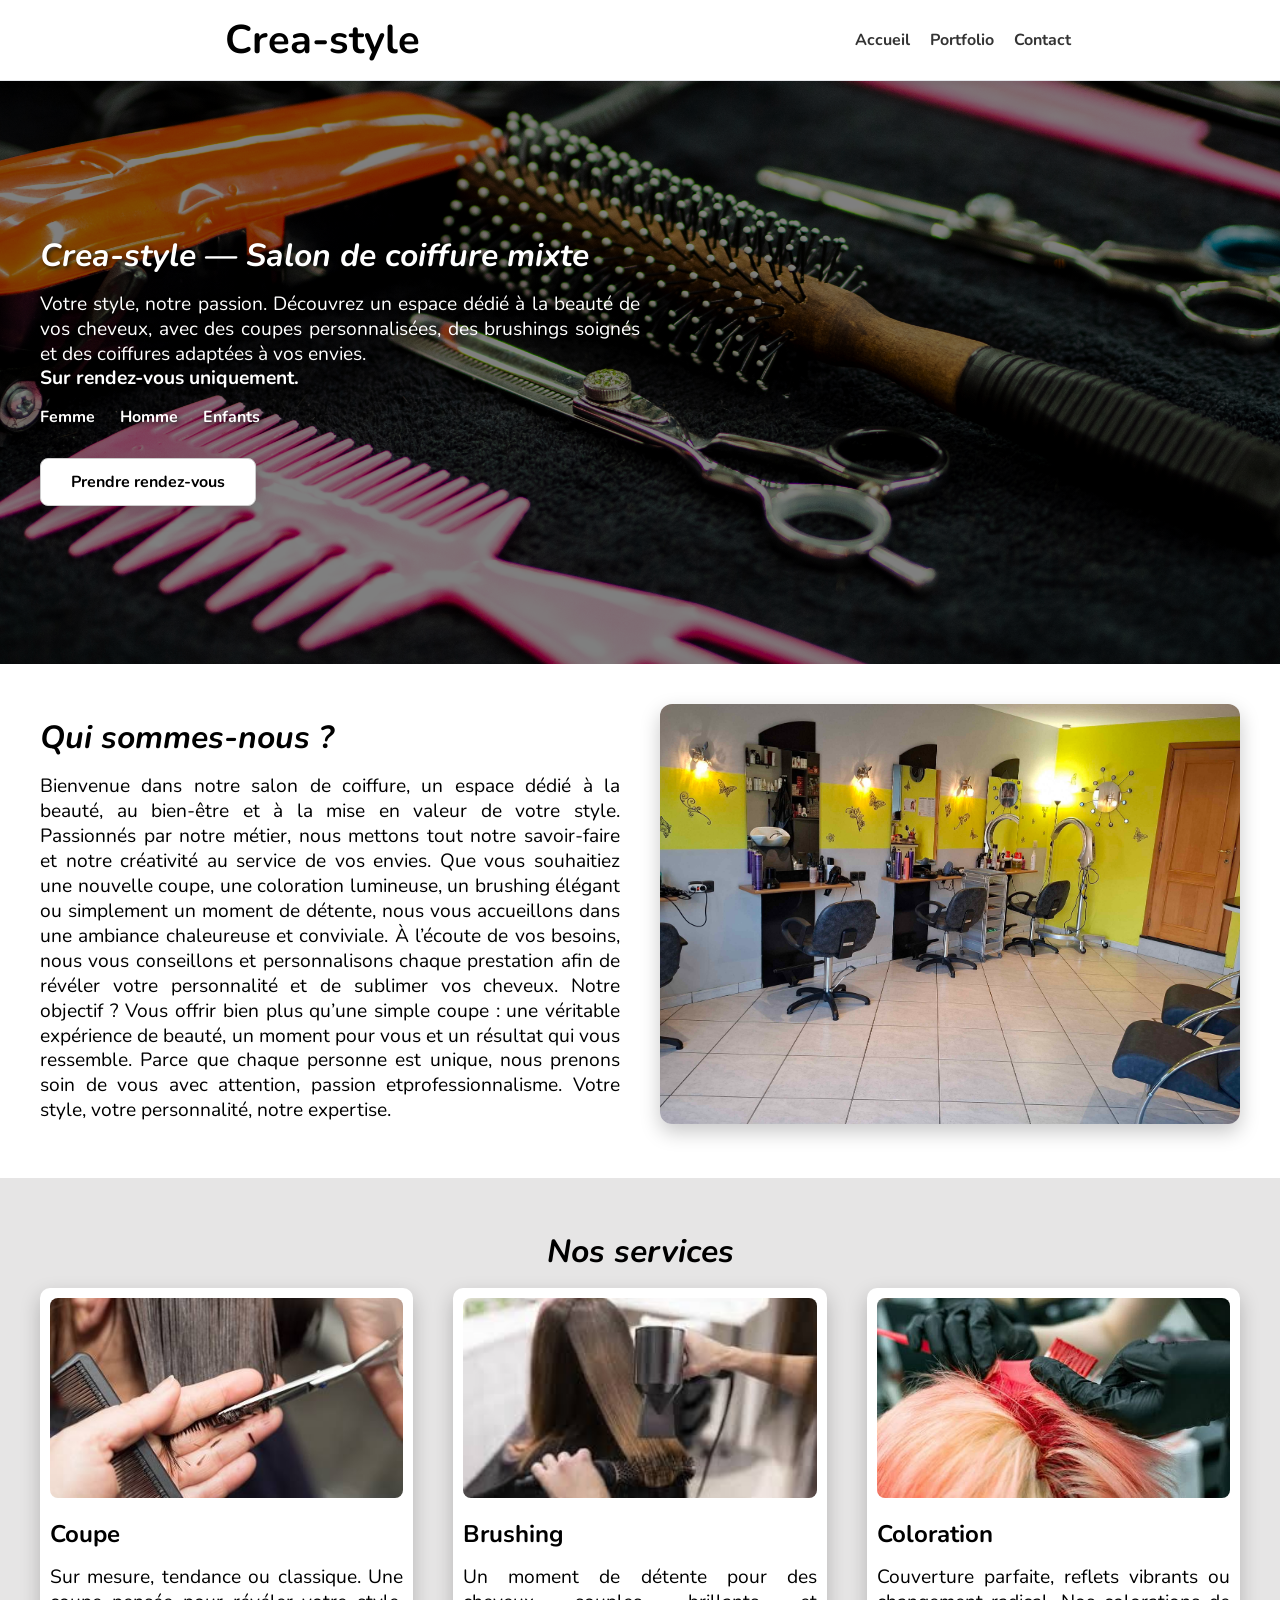
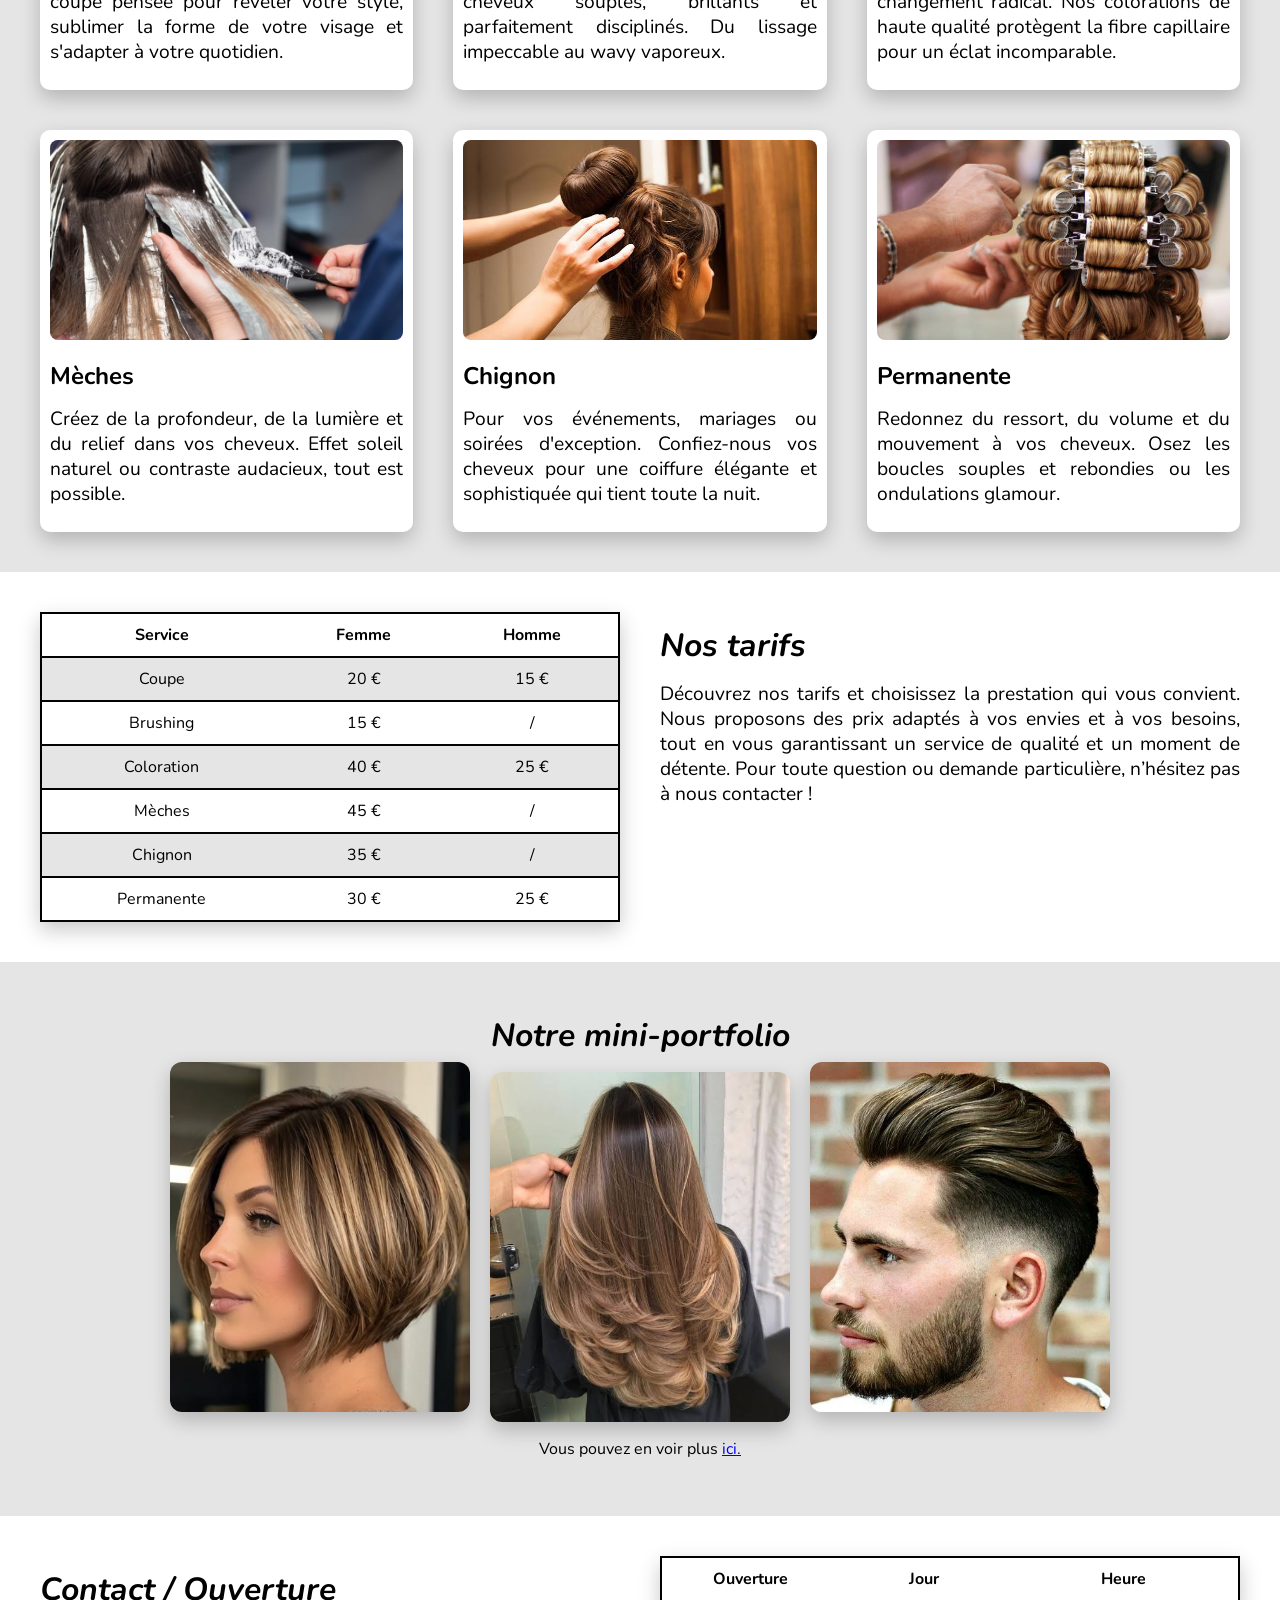
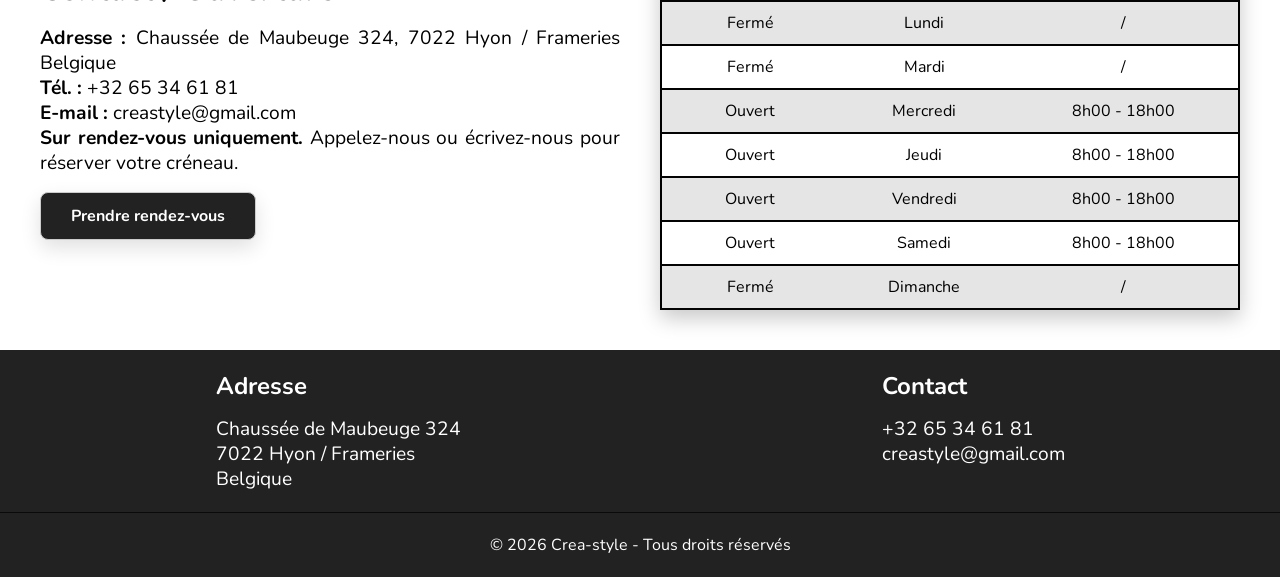
<file: index.html>
<!DOCTYPE html>
<html lang="fr">

<head>
    <meta charset="UTF-8">
    <meta name="viewport" content="width=device-width, initial-scale=1.0">
    <title>Accueil – Crea-style</title>
    <link rel="stylesheet" href="style.css">
    <link rel="preconnect" href="https://fonts.googleapis.com">
    <link rel="preconnect" href="https://fonts.gstatic.com" crossorigin>
    <link href="https://fonts.googleapis.com/css2?family=Nunito:ital,wght@0,200..1000;1,200..1000&display=swap"rel="stylesheet">
</head>

<body>
    <div class="conteneur-page">
        <header>
            <div>
                <h1>Crea-style</h1>
            </div>
            <nav>
                <ul>
                    <li class="btn-deroulant"><a href="index.html">Accueil</a>
                        <ul class="sous-menu">
                            <li><a href="#presentation">Qui sommes-nous ?</a></li>
                            <li><a href="#service">Nos services</a></li>
                            <li><a href="#tarif">Nos tarifs</a></li>
                            <li><a href="#mini-portfolio">Notre mini-portfolio</a></li>
                            <li><a href="#contact-ouverture">Contact / Ouverture</a></li>
                        </ul>
                    </li>
                    <li><a href="Portfolio.html">Portfolio</a></li>
                    <li><a href="contact.html">Contact</a></li>
                </ul>
            </nav>
        </header>
        <main>
            <section class="section-accueil">
                <div class="conteneur-large">
                    <div class="contenu-accueil">
                        <h2>Crea-style — Salon de coiffure mixte</h2>
                        <p class="style-texte">Votre style, notre passion.
                            Découvrez un espace dédié à la beauté de vos cheveux, avec des coupes personnalisées, des
                            brushings soignés et des coiffures adaptées à vos envies.
                            <br><strong>Sur rendez-vous uniquement.</strong>
                        </p>
                        <ul>
                            <li>Femme</li>
                            <li>Homme</li>
                            <li>Enfants</li>
                        </ul>
                        <a href="contact.html" class="btn btn-clair">Prendre rendez-vous</a>
                    </div>
                </div>
            </section>
            <section>
                <div class="conteneur-large grille-2-colonnes">
                    <div>
                        <h2 id="presentation">Qui sommes-nous ?</h2>
                        <p class="style-texte">
                            Bienvenue dans notre salon de coiffure, un espace dédié à la beauté, au bien-être et à la
                            mise en valeur de votre style. Passionnés par notre métier, nous mettons tout notre
                            savoir-faire et notre créativité au service de vos envies. Que vous souhaitiez une nouvelle
                            coupe, une coloration lumineuse, un brushing élégant ou simplement un moment de détente,
                            nous vous accueillons dans une ambiance chaleureuse et conviviale. À l’écoute de vos besoins,
                            nous vous conseillons et personnalisons chaque prestation afin de révéler
                            votre personnalité et de sublimer vos cheveux. Notre objectif ? Vous offrir bien
                            plus qu’une simple coupe : une véritable expérience de beauté, un
                            moment pour vous et un résultat qui vous ressemble. Parce que chaque personne est
                            unique, nous prenons soin de vous avec attention, passion etprofessionnalisme.
                            Votre style, votre personnalité, notre expertise.</p>
                    </div>
                    <div>
                        <img class="image-presentation" src="./images/salon-2.jpg" alt="Intérieur du salon Crea-style">
                    </div>
                </div>
            </section>
            <section class="section-service fond-gris">
                <h2 id="service">Nos services</h2>
                <div class="conteneur-large grille-services">
                    <div class="carte-service">
                        <img class="image-service" src="images/service-coupe.jpg"
                            alt="Coiffeur en train de couper les cheveux d'une cliente">
                        <h3>Coupe</h3>
                        <p class="style-texte">Sur mesure, tendance ou classique. Une coupe pensée pour révéler votre
                            style, sublimer la forme de votre visage et s'adapter à votre quotidien.</p>
                    </div>
                    <div class="carte-service">
                        <img class="image-service" src="images/service-brunshing.jpg"
                            alt="Brushing d'une chevelure souple et brillante">
                        <h3>Brushing</h3>
                        <p class="style-texte">Un moment de détente pour des cheveux souples, brillants et parfaitement
                            disciplinés. Du lissage impeccable au wavy vaporeux.</p>
                    </div>
                    <div class="carte-service">
                        <img class="image-service" src="images/service-coloration.jpg"
                            alt="Application d'une coloration sur les cheveux">
                        <h3>Coloration</h3>
                        <p class="style-texte">Couverture parfaite, reflets vibrants ou changement radical. Nos
                            colorations de haute qualité protègent la fibre capillaire pour un éclat incomparable.</p>
                    </div>
                    <div class="carte-service">
                        <img class="image-service" src="images/service-meche.jpg" alt="Cheveux avec des mèches claires">
                        <h3>Mèches</h3>
                        <p class="style-texte">Créez de la profondeur, de la lumière et du relief dans vos cheveux.
                            Effet soleil naturel ou contraste audacieux, tout est possible.</p>
                    </div>
                    <div class="carte-service">
                        <img class="image-service" src="images/service-chignon.jpg"
                            alt="Chignon élégant réalisé pour un événement">
                        <h3>Chignon</h3>
                        <p class="style-texte">Pour vos événements, mariages ou soirées d'exception. Confiez-nous vos
                            cheveux pour une coiffure élégante et sophistiquée qui tient toute la nuit.</p>
                    </div>
                    <div class="carte-service">
                        <img class="image-service" src="images/service-permanante.jpg"
                            alt="Cheveux bouclés après une permanente">
                        <h3>Permanente</h3>
                        <p class="style-texte">Redonnez du ressort, du volume et du mouvement à vos cheveux. Osez les
                            boucles souples et rebondies ou les ondulations glamour.</p>
                    </div>
                </div>
            </section>
            <section>
                <div class="conteneur-large grille-2-colonnes">
                    <div class="colonne-droite">
                        <h2 id="tarif">Nos tarifs</h2>
                        <p class="style-texte">Découvrez nos tarifs et choisissez la prestation qui vous convient.
                            Nous
                            proposons des prix
                            adaptés à
                            vos envies et à vos besoins, tout en vous garantissant un service de qualité et un
                            moment de
                            détente. Pour toute question ou demande particulière, n’hésitez pas à nous contacter !
                        </p>
                    </div>
                    <table class="colonne-gauche">
                        <thead>
                            <tr>
                                <th>Service</th>
                                <th>Femme</th>
                                <th>Homme</th>
                            </tr>
                        </thead>
                        <tbody>
                            <tr class="fond-gris">
                                <td>Coupe</td>
                                <td>20 €</td>
                                <td>15 €</td>
                            </tr>
                            <tr>
                                <td>Brushing</td>
                                <td>15 €</td>
                                <td>/</td>
                            </tr>
                            <tr class="fond-gris">
                                <td>Coloration</td>
                                <td>40 €</td>
                                <td>25 €</td>
                            </tr>
                            <tr>
                                <td>Mèches</td>
                                <td>45 €</td>
                                <td>/</td>
                            </tr>
                            <tr class="fond-gris">
                                <td>Chignon</td>
                                <td>35 €</td>
                                <td>/</td>
                            </tr>
                            <tr>
                                <td>Permanente</td>
                                <td>30 €</td>
                                <td>25 €</td>
                            </tr>
                        </tbody>
                    </table>
                </div>
            </section>
            <section class="fond-gris section-mini-portfolio">
                <h2 id="mini-portfolio">Notre mini-portfolio</h2>
                <div class="conteneur-large galerie-mini-portfolio">
                    <a href="images/mini-coupe-1.jpg"><img class="position-mini-portfolio-img image-decalee"
                            src="images/mini-coupe-1.jpg" alt="Coupe réalisée au salon Crea-style, exemple 1"></a>
                    <a href="images/mini-coupe-2.jpg"><img class="position-mini-portfolio-img"
                            src="images/mini-coupe-2.jpg" alt="Coupe réalisée au salon Crea-style, exemple 2"></a>
                    <a href="images/mini-coupe-3.jpg"><img class="position-mini-portfolio-img  image-decalee"
                            src="images/mini-coupe-3.jpg" alt="Coupe réalisée au salon Crea-style, exemple 3"></a>
                </div>
                <p>Vous pouvez en voir plus <a href="Portfolio.html">ici.</a></p>
            </section>
            <section>
                <div class="conteneur-large grille-2-colonnes">
                    <div>
                        <div>
                            <h2 id="contact-ouverture">Contact / Ouverture</h2>
                            <p class="style-texte">
                                <span>Adresse :</span> Chaussée de Maubeuge 324, 7022 Hyon / Frameries Belgique
                                <br>
                                <span>Tél. :</span> +32 65 34 61 81
                                <br>
                                <span>E-mail :</span> creastyle@gmail.com
                                <br>
                                <strong>Sur rendez-vous uniquement.</strong> Appelez-nous ou
                                écrivez-nous pour réserver votre créneau.
                            </p>
                            </p>

                        </div>
                        <div>
                            <a class="btn btn-sombre" href="contact.html">Prendre rendez-vous</a>
                        </div>
                    </div>
                    <table>
                        <thead>
                            <tr>
                                <th>Ouverture</th>
                                <th>Jour</th>
                                <th>Heure</th>
                            </tr>
                        </thead>
                        <tbody>
                            <tr class="fond-gris">
                                <td>Fermé</td>
                                <td>Lundi</td>
                                <td>/</td>
                            </tr>
                            <tr>
                                <td>Fermé</td>
                                <td>Mardi</td>
                                <td>/</td>
                            </tr>
                            <tr class="fond-gris">
                                <td>Ouvert</td>
                                <td>Mercredi</td>
                                <td>8h00 - 18h00</td>
                            </tr>
                            <tr>
                                <td>Ouvert</td>
                                <td>Jeudi</td>
                                <td>8h00 - 18h00</td>
                            </tr>
                            <tr class="fond-gris">
                                <td>Ouvert</td>
                                <td>Vendredi</td>
                                <td>8h00 - 18h00</td>
                            </tr>
                            <tr>
                                <td>Ouvert</td>
                                <td>Samedi</td>
                                <td>8h00 - 18h00</td>
                            </tr>
                            <tr class="fond-gris">
                                <td>Fermé</td>
                                <td>Dimanche</td>
                                <td>/</td>
                            </tr>
                        </tbody>
                    </table>
                </div>
            </section>
        </main>
        <footer>
            <div class="footer-top ">
                <div>
                    <h3>Adresse</h3>
                    <p class="style-texte">Chaussée de Maubeuge 324
                        <br>
                        7022 Hyon / Frameries
                        <br>
                        Belgique
                    </p>
                </div>
                <div>
                    <h3>Contact</h3>
                    <p class="style-texte">+32 65 34 61 81
                        <br>
                        creastyle@gmail.com
                    </p>
                </div>
            </div>
            <div class="footer-bas">
                <p>&copy; 2026 Crea-style - Tous droits réservés</p>
            </div>
        </footer>
    </div>
</body>

</html>
</file>
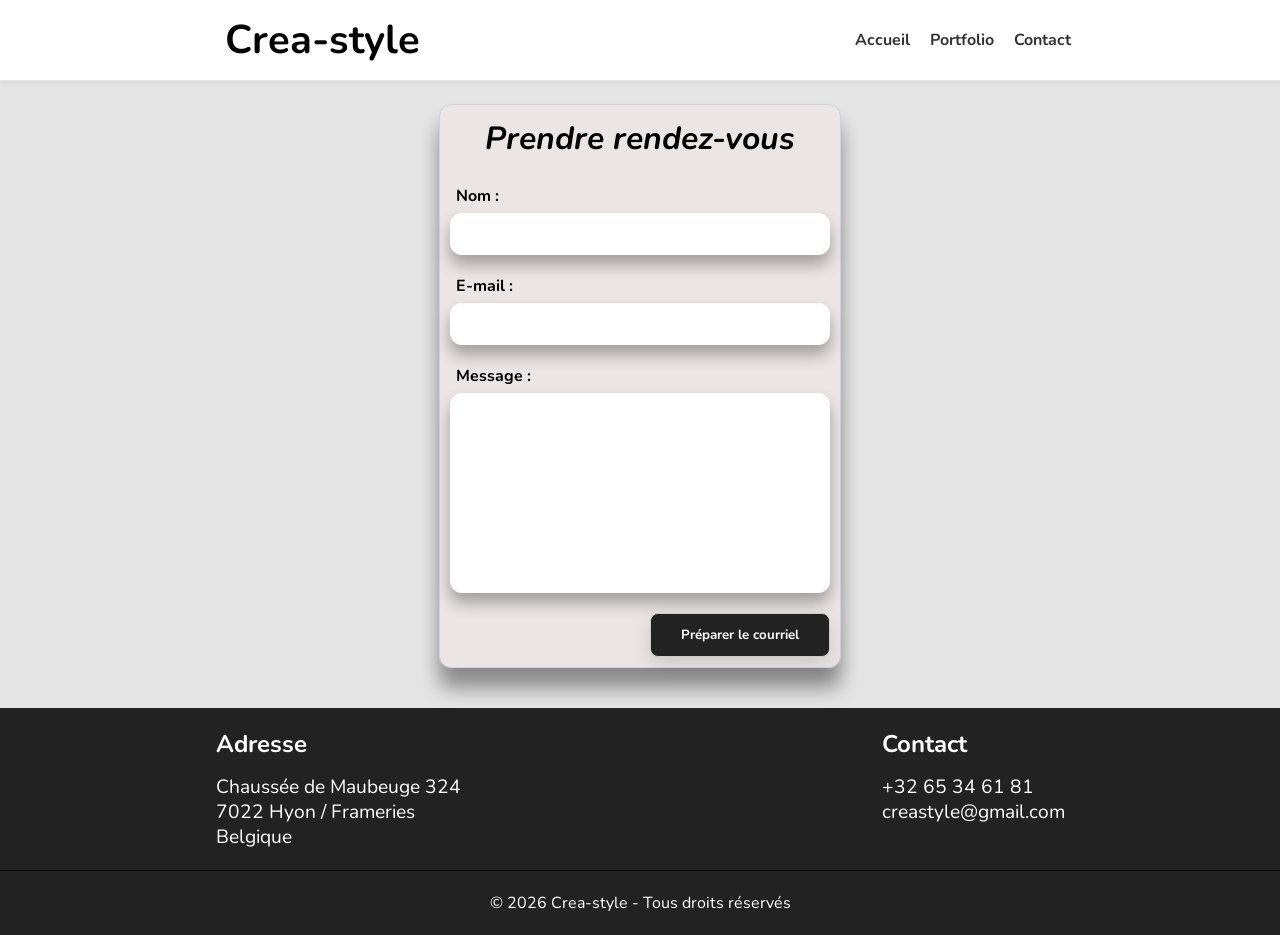
<file: contact.html>
<!DOCTYPE html>
<html lang="fr">

<head>
    <meta charset="UTF-8">
    <meta name="viewport" content="width=device-width, initial-scale=1.0">
    <title>Contact – Crea-style</title>
    <link rel="stylesheet" href="style.css">
    <link rel="preconnect" href="https://fonts.googleapis.com">
    <link rel="preconnect" href="https://fonts.gstatic.com" crossorigin>
    <link
        href="https://fonts.googleapis.com/css2?family=Exile&family=Faustina:ital,wght@0,300..800;1,300..800&family=Nunito:ital,wght@0,200..1000;1,200..1000&family=Redaction+10:ital,wght@0,400;0,700;1,400&display=swap"
        rel="stylesheet">
</head>

<body>
    <div class="conteneur-page">
        <header>
            <div>
                <h1>Crea-style</h1>
            </div>
            <nav>
                <ul>
                    <li class="btn-deroulant"><a href="index.html">Accueil</a>
                        <ul class="sous-menu">
                            <li><a href="index.html#presentation">Qui sommes-nous ?</a></li>
                            <li><a href="index.html#service">Nos services</a></li>
                            <li><a href="index.html#tarif">Nos tarifs</a></li>
                            <li><a href="index.html#mini-portfolio">Notre mini-portfolio</a></li>
                            <li><a href="index.html#contact-ouverture">Contact / Ouverture</a></li>
                        </ul>
                    </li>
                    <li><a href="Portfolio.html">Portfolio</a></li>
                    <li><a href="contact.html">Contact</a></li>
                </ul>
            </nav>
        </header>

        <main>
            <section class="section-formulaire fond-gris">
                <div class="boite-formulaire ">
                    <h2>Prendre rendez-vous</h2>
                    <form action="" method="get" id="formulaire-contact">

                        <div class="groupe-formulaire">
                            <label class="label-formulaire" for="nom">Nom :</label>
                            <input class="champ-formulaire" type="text" id="nom" name="nom" required>
                        </div>

                        <div class="groupe-formulaire">
                            <label class="label-formulaire" for="email">E-mail :</label>
                            <input class="champ-formulaire" type="email" id="email" name="email" required>
                        </div>

                        <div class="groupe-formulaire">
                            <label class="label-formulaire" for="message">Message :</label>
                            <textarea id="message" name="message" required></textarea>
                        </div>

                        <div class="zone-bouton-formulaire">
                            <button class="btn btn-sombre" type="submit">Préparer le courriel</button>
                        </div>

                    </form>
                </div>
            </section>
        </main>
        <footer>
            <div class="footer-top ">
                <div>
                    <h3>Adresse</h3>
                    <p class="style-texte">Chaussée de Maubeuge 324
                        <br>
                        7022 Hyon / Frameries 
                        <br>
                        Belgique
                    </p>
                </div>
                <div>
                    <h3>Contact</h3>
                    <p class="style-texte">+32 65 34 61 81
                        <br>
                        creastyle@gmail.com
                    </p>
                </div>
            </div>
            <div class="footer-bas">
                <p>&copy; 2026 Crea-style - Tous droits réservés</p>
            </div>
        </footer>
    </div>
    <script src="contact.js" defer></script>
</body>

</html>
</file>
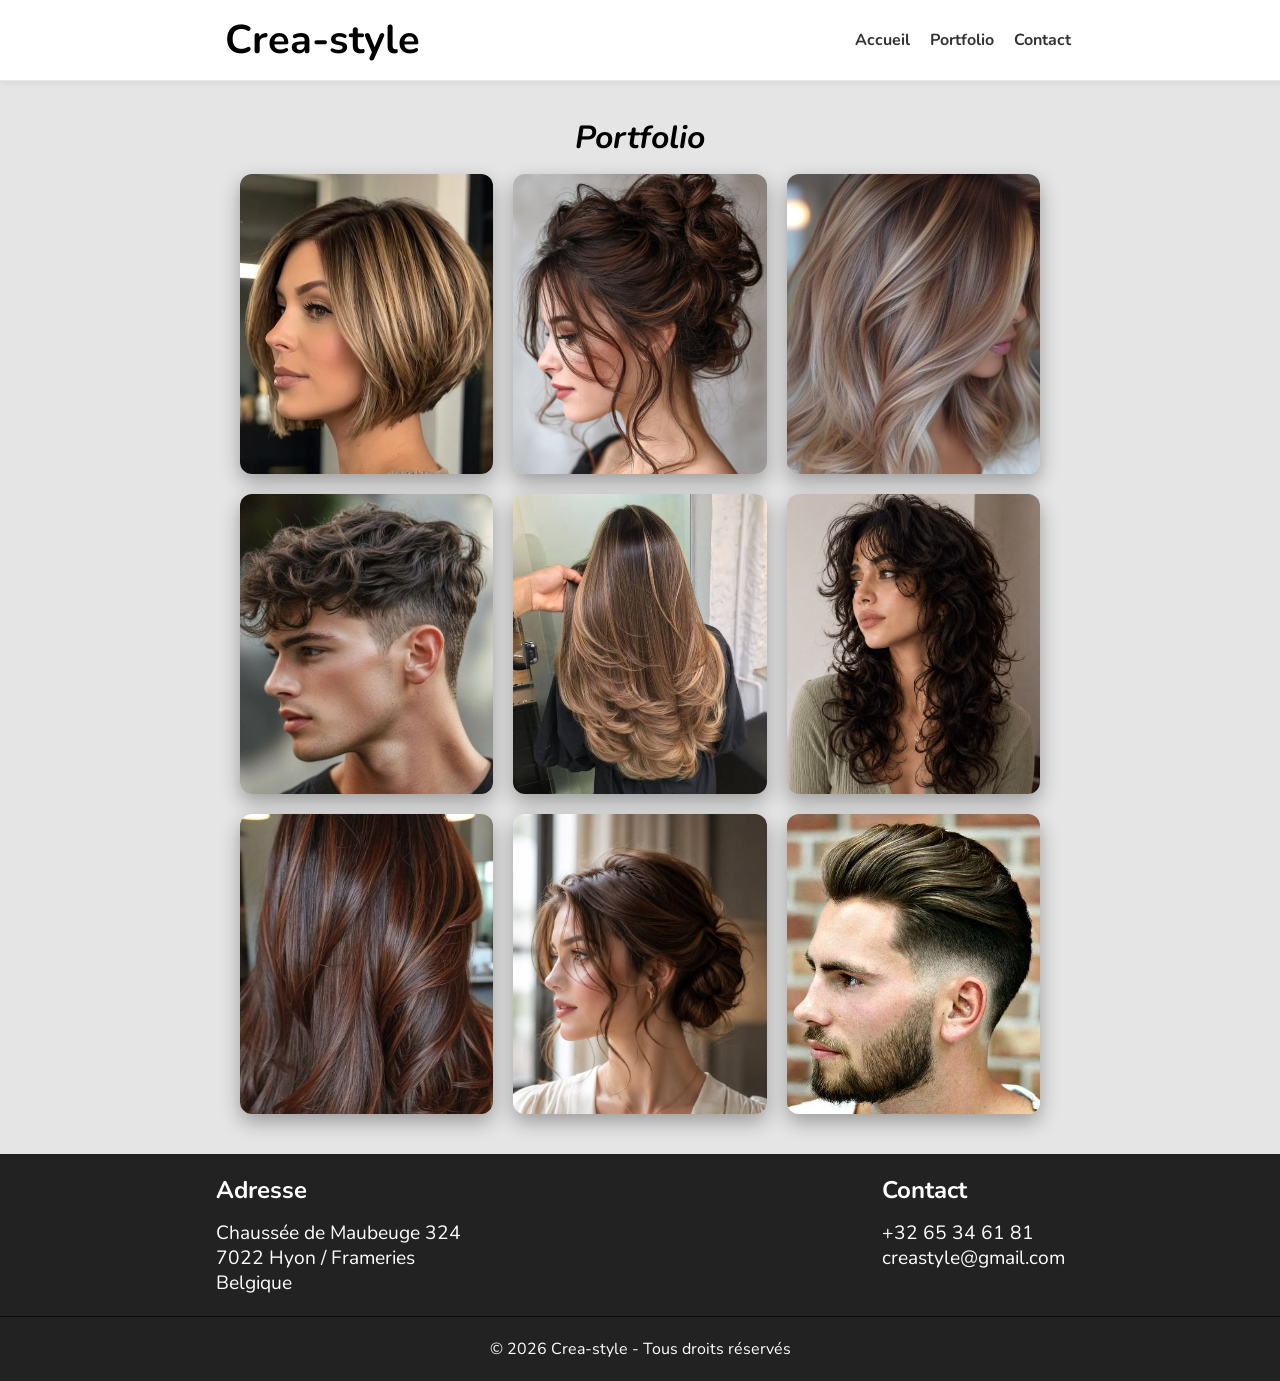
<file: Portfolio.html>
<!DOCTYPE html>
<html lang="fr">

<head>
    <meta charset="UTF-8">
    <meta name="viewport" content="width=device-width, initial-scale=1.0">
    <title>Portfolio – Crea-style</title>
    <link rel="stylesheet" href="style.css">
    <link rel="preconnect" href="https://fonts.googleapis.com">
    <link rel="preconnect" href="https://fonts.gstatic.com" crossorigin>
    <link
        href="https://fonts.googleapis.com/css2?family=Exile&family=Faustina:ital,wght@0,300..800;1,300..800&family=Nunito:ital,wght@0,200..1000;1,200..1000&family=Redaction+10:ital,wght@0,400;0,700;1,400&display=swap"
        rel="stylesheet">
</head>

<body>
    <div class="conteneur-page">
        <header>
            <div>
                <h1>Crea-style</h1>
            </div>
            <nav>
                <ul>
                    <li class="btn-deroulant"><a href="index.html">Accueil</a>
                        <ul class="sous-menu">
                            <li><a href="index.html#presentation">Qui sommes-nous ?</a></li>
                            <li><a href="index.html#service">Nos services</a></li>
                            <li><a href="index.html#tarif">Nos tarifs</a></li>
                            <li><a href="index.html#mini-portfolio">Notre mini-portfolio</a></li>
                            <li><a href="index.html#contact-ouverture">Contact / Ouverture</a></li>
                        </ul>
                    </li>
                    <li><a href="Portfolio.html">Portfolio</a></li>
                    <li><a href="contact.html">Contact</a></li>
                </ul>
            </nav>
        </header>
        <main>
            <section class="section-portfolio fond-gris">
                <h2>Portfolio</h2>
                <div class="conteneur-etroit grille-portfolio">
                    <a href="images/mini-coupe-1.jpg"><img class="image-portfolio" src="images/mini-coupe-1.jpg"
                            alt="Coupe réalisée au salon Crea-style, exemple 1"></a>
                    <a href="images/mini-coupe-5.jpg"><img class="image-portfolio" src="images/mini-coupe-5.jpg"
                            alt="Coupe réalisée au salon Crea-style, exemple 5"></a>
                    <a href="images/mini-coupe-8.jpg"><img class="image-portfolio" src="images/mini-coupe-8.jpg"
                            alt="Coupe réalisée au salon Crea-style, exemple 8"></a>
                    <a href="images/mini-coupe-9.jpg"><img class="image-portfolio" src="images/mini-coupe-9.jpg"
                            alt="Coupe réalisée au salon Crea-style, exemple 9"></a>
                    <a href="images/mini-coupe-2.jpg"><img class="image-portfolio" src="images/mini-coupe-2.jpg"
                            alt="Coupe réalisée au salon Crea-style, exemple 2"></a>
                    <a href="images/mini-coupe-4.jpg"><img class="image-portfolio" src="images/mini-coupe-4.jpg"
                            alt="Coupe réalisée au salon Crea-style, exemple 4"></a>
                    <a href="images/mini-coupe-7.jpg"><img class="image-portfolio" src="images/mini-coupe-7.jpg"
                            alt="Coupe réalisée au salon Crea-style, exemple 7"></a>
                    <a href="images/mini-coupe-6.jpg"><img class="image-portfolio" src="images/mini-coupe-6.jpg"
                            alt="Coupe réalisée au salon Crea-style, exemple 6"></a>
                    <a href="images/mini-coupe-3.jpg"><img class="image-portfolio" src="images/mini-coupe-3.jpg"
                            alt="Coupe réalisée au salon Crea-style, exemple 3"></a>
                </div>
            </section>
        </main>
        <footer>
            <div class="footer-top ">
                <div>
                    <h3>Adresse</h3>
                    <p class="style-texte">Chaussée de Maubeuge 324
                        <br>
                        7022 Hyon / Frameries 
                        <br>
                        Belgique
                    </p>
                </div>
                <div>
                    <h3>Contact</h3>
                    <p class="style-texte">+32 65 34 61 81
                        <br>
                        creastyle@gmail.com
                    </p>
                </div>
            </div>
            <div class="footer-bas">
                <p>&copy; 2026 Crea-style - Tous droits réservés</p>
            </div>
        </footer>
    </div>
</body>

</html>
</file>
<file: style.css>
/*Gestion de la page en générale*/
body {
    margin: 0;
    padding: 0;
    font-family: 'Nunito', 'Times New Roman', Arial, sans-serif;
}
.conteneur-page {
    box-sizing: border-box;
    display: flex;
    flex-direction: column;
    width: 100%;
    min-height: 100vh;
}
h1 {
    font-size: 2.5rem;
}
h2 {
    font-size: 2rem;
    margin-top: 12px;
    margin-bottom: 15px;
    font-style: oblique;
    
}
h3 {
    font-size: 1.5rem;
    margin-top: 15px;
    margin-bottom: 15px;
}
.style-texte {
    font-size: 1.2rem;
    margin-top: 0px;
    margin-bottom: 15px;
    line-height: 1.3;
    text-align: justify;
    
    
    
}
.style-texte span {
    font-weight: bold;
    font-size: 1.2rem;
}


/*Gestion du header*/
header {
    display: flex;
    justify-content: space-around;
    align-items: center;
    height: 4rem;
    border-bottom: 1px solid #e5e7eb;
    box-shadow: 0 4px 6px -1px rgba(0, 0, 0, 0.05);
    position: fixed;
    top: 0;
    left: 0;
    width: 100%;
    background-color: #ffffff;
    z-index: 1000;
    padding: 8px;
}
nav ul {
    display: flex;
    gap: 20px;
    list-style: none;
    margin: 0;
    padding: 0;
}
nav ul li a {
    text-decoration: none;
    color: #333;
    font-weight: bold;
    font-size: 16px;
    transition: color 0.3s;
}
nav ul li a:hover {
    color: #0056b3;
}
.btn-deroulant {
    position: relative;
}
.sous-menu {
    display: none;
    position: absolute;
    top: 100%;
    left: 0;
    flex-direction: column;
    gap: 0;
    background-color: #e9e7e7;
    min-width: 200px;
    box-shadow: 0px 8px 16px rgba(0, 0, 0, 0.2);
    z-index: 1002;
}

.sous-menu li {
    padding: 12px 16px;
}

.btn-deroulant:hover .sous-menu {
    display: flex;
}
#presentation,
#service,
#tarif,
#mini-portfolio,
#contact-ouverture {
    scroll-margin-top: 5rem;
}


/*Gestion du main*/
main {
    flex: 1;
    display: flex;
    flex-direction: column;
    margin-top: 4rem;
}

/*Gestion des section en générale*/
main section {
    width: 100%;
    padding: 40px 20px;
    box-sizing: border-box;
    display: flex;
    align-items: center;
}

.conteneur-large {
    max-width: 1200px;
    margin: auto;
    width: 100%;
}

.conteneur-etroit{
    max-width: 800px;
    margin: auto;
    width: 100%;
}

.fond-gris {
    background-color: rgb(230, 229, 229);
}

.grille-2-colonnes{
    display: grid;
    grid-template-columns: repeat(2, 1fr);
    gap: 40px
}

.grille-services {
    display: grid;
    grid-template-columns: repeat(3, 1fr);
    gap: 40px
}

.grille-portfolio{
    display: grid;
    grid-template-columns: repeat(3, 1fr);
    gap: 20px;

}

.colonne-gauche {
    grid-column: 1/2;
    grid-row: 1/2;
}

.colonne-droite{
    grid-column: 2/3;
    grid-row: 1/2;
}

.btn {
    display: inline-block;
    text-decoration: none;
    color: #000000;
    text-shadow: none;
    padding: 12px 30px;
    border: 1px solid #ccc;
    border-radius: 8px;
    font-weight: bold;
    transition: transform 0.6s ease;
    box-shadow: 0 8px 20px rgba(0, 0, 0, 0.12);
    cursor: pointer;
    font-family: inherit;
}

.btn:hover {
    transform: scale(1.1);
}

.btn-clair {
    background-color: #ffffff;
}

.btn-sombre{
    color: #ffffff;
    background-color: #222;
}
table {
    border-collapse: collapse;
    border: 2px solid black;
    box-shadow: 0 8px 20px rgba(0, 0, 0, 0.22);
}

table th,
table td {
    border-bottom: 2px solid rgb(3, 3, 3);
    padding: 10px;
    text-align: center;
}

/*gestion section affiche*/
.section-accueil {
    background-image: linear-gradient(rgba(0, 0, 0, 0.5), rgba(0, 0, 0, 0.5)), url('images/close-up-shot-accessories-barber-shop.jpg');
    background-repeat: no-repeat;
    background-size: cover;
    background-position: center;
    min-height: 600px;
    color: #ffffff;
    text-shadow: 2px 2px 4px rgba(0, 0, 0, 0.7);
}

.section-accueil ul {
    display: flex;
    gap: 25px;
    padding: 0px;
    margin-top: 0px;
    margin-bottom: 30px;
    list-style: none;
    font-weight: bold;
}
.contenu-accueil {
    width: 50%;
}
/*gestion section presentation*/
.image-presentation {
    display: block;
    height: 420px;
    width: 100%;
    object-fit: cover;
    border-radius: 12px;
    box-shadow: 0 8px 20px rgba(0, 0, 0, 0.22);
}
/*Gestion section service*/
.section-service {
    display: flex;
    flex-direction: column;
}
.carte-service {
    background-color: white;
    border-radius: 10px;
    padding: 10px;
    box-shadow: 0 8px 20px rgba(0, 0, 0, 0.22);
}
.image-service {
    display: block;
    width: 100%;
    height: 200px;
    object-fit: cover;
    border-radius: 8px;
    margin-bottom: 20px;
}
/*section mini-portfolio*/
.section-mini-portfolio {
    display: flex;
    flex-direction: column;
    align-items: center;
}

.galerie-mini-portfolio {
    display: flex;
    justify-content: center;
    flex-wrap: wrap;
    gap: 20px;
}

.position-mini-portfolio-img {
    display: block;
    height: 350px;
    width: 300px;
    border-radius: 12px;
    box-shadow: 0 8px 20px rgba(0, 0, 0, 0.22);
    transition: transform 0.6s ease;
    object-fit: cover;
}

.image-decalee{
    transform: translateY(-10px);
}

.position-mini-portfolio-img:hover {
    transform: scale(1.1);
}

.image-decalee:hover {
    transform: translateY(-10px) scale(1.1);
}

/*Section Portefolio*/
.section-portfolio {
    display: flex;
    flex-direction: column;

}
.image-portfolio {
    display: block;
    width: 100%;
    height: 300px;
    border-radius: 12px;
    box-shadow: 0 8px 20px rgba(0, 0, 0, 0.32);
    transition: transform 0.6s ease;
    object-fit: cover;

}
.image-portfolio:hover {
    transform: scale(1.1);
}

/*section-formulaire*/
.section-formulaire {
    display: flex;
    flex-direction: column;
    flex: 1;
    justify-content: center;
    align-items: center;
}

.boite-formulaire {
    height: auto;
    width: 100%;
    max-width: 400px;
    background-color: rgb(235, 229, 229);
    border-radius: 12px;
    box-shadow: 0 20px 20px rgba(0, 0, 0, 0.40);
    color: rgb(0, 0, 0);
    border: 1px solid #cbd5e1;

}

.boite-formulaire h2 {
    text-align: center;
}

.groupe-formulaire {
    padding: 10px;
    display: flex;
    flex-direction: column;
}

.label-formulaire {
    margin-bottom: 6px;
    margin-left: 6px;
    font-weight: bold;
}

.champ-formulaire,
.boite-formulaire textarea {
    padding: 10px;
    font-family: inherit;
    font-size: 16px;
    border-radius: 12px;
    box-shadow: 0 10px 15px rgba(0, 0, 0, 0.30);
    box-sizing: border-box;
    width: 100%;
    border: none;
}

.boite-formulaire textarea {
    resize: none;
    min-height: 200px;
}

.zone-bouton-formulaire {
    display: flex;
    justify-content: end;
    padding: 10px;
}


/*Gestion du footer*/
footer {
    height: auto;
    background-color: #222;
    color: #fff;
    display: flex;
    flex-direction: column;
}

.footer-top {
    display: flex;
    justify-content: space-around;
    padding: 5px;
}

.footer-bas {
    padding: 5px;
    text-align: center;
    border-top: 1px solid rgba(0, 0, 0, 0.705);
}

@media(max-width: 1020px) {
    .grille-2-colonnes {
        display: flex;
        flex-direction: column;
    }
    .grille-services {
        grid-template-columns: repeat(2, 1fr);
    }
    .image-decalee {
        transform: none;
    }
    .image-decalee:hover {
        transform: scale(1.1);
    }
    .grille-portfolio {
        grid-template-columns: repeat(2, 1fr);
    }
    .image-presentation{
        height: 300px;
    }
}

@media(max-width: 425px) {
    header {
        flex-direction: column;
        height: 8rem;
        justify-content: center;
        align-content: space-around;
    }
    main {
        margin-top: 8rem;
    }
    .grille-services {
        display: flex;
        flex-direction: column;
    }
    .grille-portfolio {
        grid-template-columns: 1fr;
    }
    .contenu-accueil {
        width: 100%;
    }
    .position-mini-portfolio-img:hover,
    .image-decalee:hover,
    .image-portfolio:hover {
        transform: none;
    }
    #presentation, #service, #tarif, #mini-portfolio, #contact-ouverture {
        scroll-margin-top: 9rem;
    }
    .footer-top{
        flex-wrap: wrap;
        align-items: center;
        justify-content: left;
    }
}
</file>
